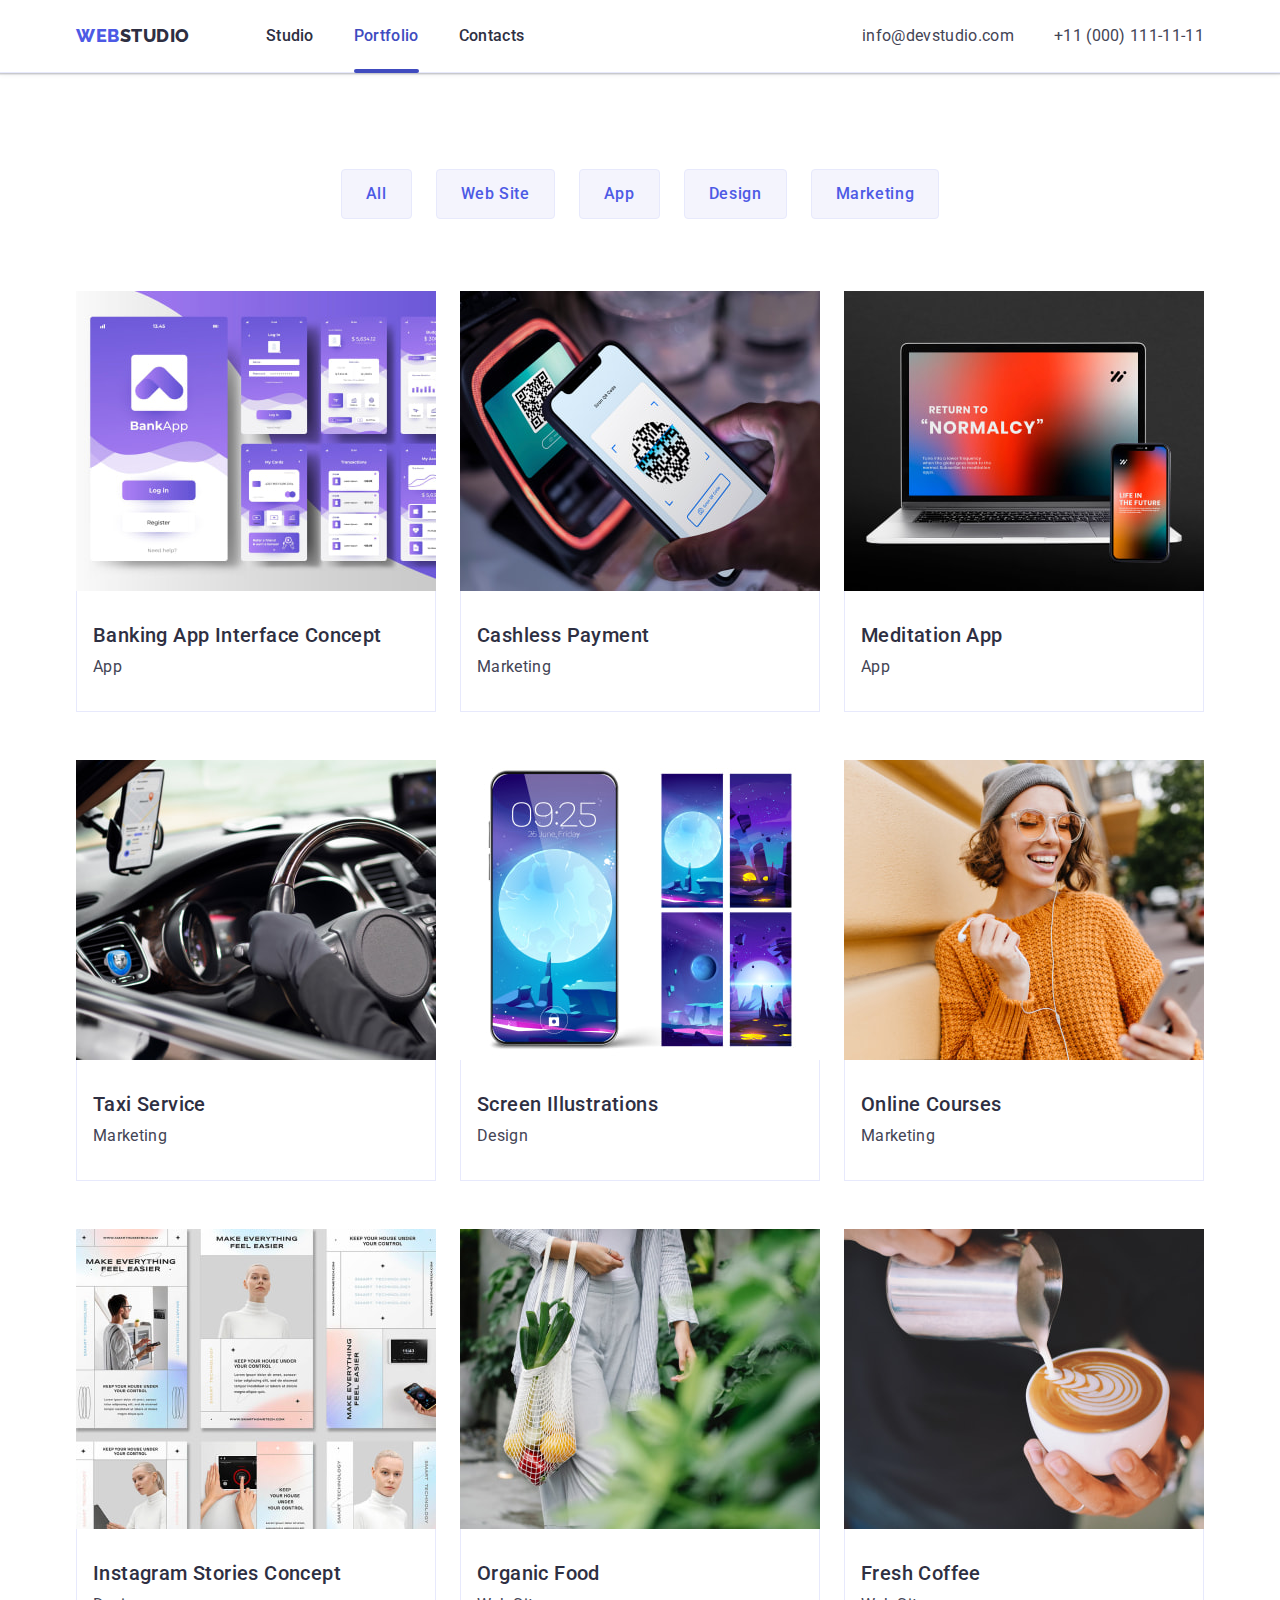
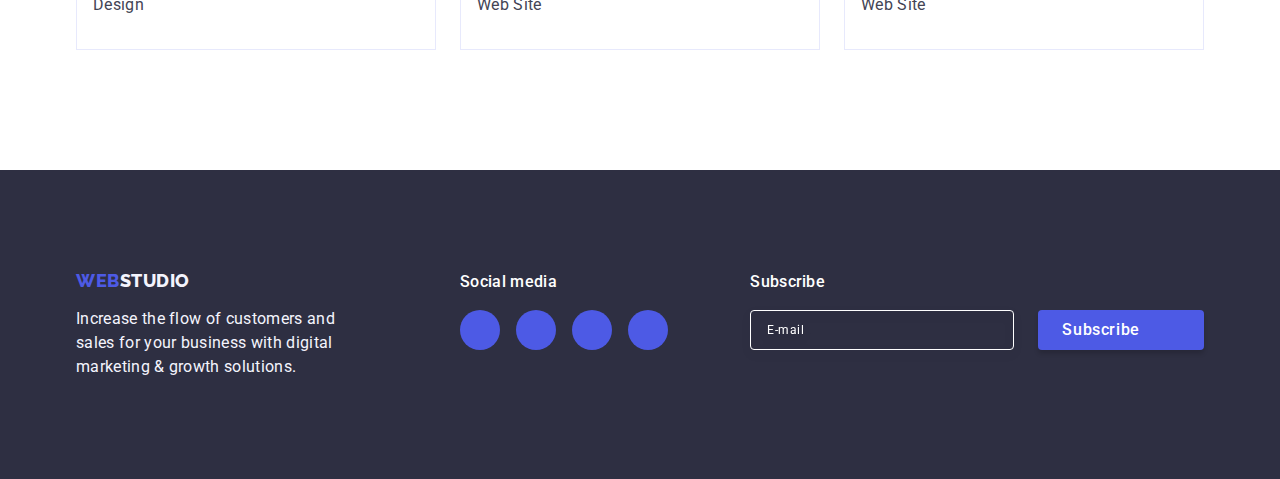
<file: portfolio.html>
<!DOCTYPE html>
<html lang="en">

<head>
   <meta charset="UTF-8">
   <meta http-equiv="X-UA-Compatible" content="IE=edge">
   <meta name="viewport" content="width=device-width, initial-scale=1.0">
   <title>Portfolio</title>
   <link rel="preconnect" href="https://fonts.googleapis.com">
   <link rel="preconnect" href="https://fonts.gstatic.com" crossorigin>
   <link
      href="https://fonts.googleapis.com/css2?family=Raleway:wght@800&family=Roboto:wght@400;500;700;900&display=swap"
      rel="stylesheet">
   <link rel="stylesheet" href="https://cdn.jsdelivr.net/npm/modern-normalize@1.1.0/modern-normalize.min.css">
   <link rel="stylesheet" href="./css/styles.css">
</head>

<body>
   <header class="page-header">
      <div class="header-container container">
         <nav class="navigation">
            <a class="logo header-logo link" href="./index.html">Web<span class="logo-part-header">Studio</span></a>
            <ul class="nav-list list">
               <li><a class="nav-link link" href="./index.html">Studio</a></li>
               <li><a class="nav-link link current" href="./portfolio.html">Portfolio</a></li>
               <li><a class="nav-link link" href="">Contacts</a></li>
            </ul>
         </nav>
         <address class="mail-tel">
            <ul class="contacts list">
               <li><a class="mail-tel-link link" href="mailto:info@devstudio.com">info@devstudio.com</a></li>
               <li><a class="mail-tel-link link" href="tel:+110001111111">+11 (000) 111-11-11</a></li>
            </ul>
         </address>
      </div>

   </header>
   <main>
      <section class="projects section">
         <div class="projects-container container">
            <h1 class="visually-hidden">Portfolio</h1>
            <!-- Filter -->
            <ul class="filter-list list">
               <li><button type="button" class="filter-btn">All</button></li>
               <li><button type="button" class="filter-btn">Web Site</button></li>
               <li><button type="button" class="filter-btn">App</button></li>
               <li><button type="button" class="filter-btn">Design</button></li>
               <li><button type="button" class="filter-btn">Marketing</button></li>
            </ul>
            <!-- Projects -->
            <ul class="project-list list">
               <li class="project-item">
                  <a class="project-link link" href="">
                     <div class="project-thumb">
                        <img src="./images/projects/img-1.jpg" alt="Banking App Interface Concept" width="360"
                           height="300" class="project-foto">
                        <p class="project-thumb-text">14 Stylish and User-Friendly App Design Concepts · Task Manager
                           App ·
                           Calorie Tracker App · Exotic Fruit Ecommerce App ·
                           Cloud Storage App</p>
                     </div>
                     <div class="project-container">
                        <h2 class="project-title title">Banking App Interface Concept</h2>
                        <p class="project-descr">App</p>
                     </div>
                  </a>
               </li>
               <li class="project-item">
                  <a class="project-link link" href="">
                     <div class="project-thumb">
                        <img src="./images/projects/img-2.jpg" alt="Cashless Payment" width="360" height="300"
                           class="project-foto">
                        <p class="project-thumb-text">14 Stylish and User-Friendly App Design Concepts · Task Manager
                           App ·
                           Calorie Tracker App ·
                           Exotic Fruit Ecommerce App ·
                           Cloud Storage App</p>
                     </div>
                     <div class="project-container">
                        <h2 class="project-title title">Cashless Payment</h2>
                        <p class="project-descr">Marketing</p>
                     </div>
                  </a>
               </li>
               <li class="project-item">
                  <a class="project-link link" href="">
                     <div class="project-thumb">
                        <img src="./images/projects/img-3.jpg" alt="Meditation App" width="360" height="300"
                           class="project-foto">
                        <p class="project-thumb-text">14 Stylish and User-Friendly App Design Concepts · Task Manager
                           App ·
                           Calorie Tracker App ·
                           Exotic Fruit Ecommerce App ·
                           Cloud Storage App</p>
                     </div>
                     <div class="project-container">
                        <h2 class="project-title title">Meditation App</h2>
                        <p class="project-descr">App</p>
                     </div>
                  </a>
               </li>
               <li class="project-item">
                  <a class="project-link link" href="">
                     <div class="project-thumb">
                        <img src="./images/projects/img-4.jpg" alt="Taxi Service" width="360" height="300"
                           class="project-foto">
                        <p class="project-thumb-text">14 Stylish and User-Friendly App Design Concepts · Task Manager
                           App ·
                           Calorie Tracker App ·
                           Exotic Fruit Ecommerce App ·
                           Cloud Storage App</p>
                     </div>
                     <div class="project-container">
                        <h2 class="project-title title">Taxi Service</h2>
                        <p class="project-descr">Marketing</p>
                     </div>
                  </a>
               </li>
               <li class="project-item">
                  <a class="project-link link" href="">
                     <div class="project-thumb">
                        <img src="./images/projects/img-5.jpg" alt="Screen Illustrations" width="360" height="300"
                           class="project-foto">
                        <p class="project-thumb-text">14 Stylish and User-Friendly App Design Concepts · Task Manager
                           App ·
                           Calorie Tracker App · Exotic Fruit Ecommerce App ·
                           Cloud Storage App</p>
                     </div>
                     <div class="project-container">
                        <h2 class="project-title title">Screen Illustrations</h2>
                        <p class="project-descr">Design</p>
                     </div>
                  </a>
               </li>
               <li class="project-item">
                  <a class="project-link link" href="">
                     <div class="project-thumb">
                        <img src="./images/projects/img-6.jpg" alt="Online Courses" width="360" height="300"
                           class="project-foto">
                        <p class="project-thumb-text">14 Stylish and User-Friendly App Design Concepts · Task Manager
                           App ·
                           Calorie Tracker App · Exotic Fruit Ecommerce App ·
                           Cloud Storage App</p>
                     </div>
                     <div class="project-container">
                        <h2 class="project-title title">Online Courses</h2>
                        <p class="project-descr">Marketing</p>
                     </div>
                  </a>
               </li>
               <li class="project-item">
                  <a class="project-link link" href="">
                     <div class="project-thumb">
                        <img src="./images/projects/img-7.jpg" alt="Instagram Stories Concept" width="360" height="300"
                           class="project-foto">
                        <p class="project-thumb-text">14 Stylish and User-Friendly App Design Concepts · Task Manager
                           App ·
                           Calorie Tracker App · Exotic Fruit Ecommerce App ·
                           Cloud Storage App</p>
                     </div>
                     <div class="project-container">
                        <h2 class="project-title title">Instagram Stories Concept</h2>
                        <p class="project-descr">Design</p>
                     </div>
                  </a>
               </li>
               <li class="project-item">
                  <a class="project-link link" href="">
                     <div class="project-thumb">
                        <img src="./images/projects/img-8.jpg" alt="Organic Food" width="360" height="300"
                           class="project-foto">
                        <p class="project-thumb-text">14 Stylish and User-Friendly App Design Concepts · Task Manager
                           App ·
                           Calorie Tracker App · Exotic Fruit Ecommerce App ·
                           Cloud Storage App</p>
                     </div>
                     <div class="project-container">
                        <h2 class="project-title title">Organic Food</h2>
                        <p class="project-descr">Web Site</p>
                     </div>
                  </a>
               </li>
               <li class="project-item">
                  <a class="project-link link" href="">
                     <div class="project-thumb">
                        <img src="./images/projects/img-9.jpg" alt="Fresh Coffee" width="360" height="300"
                           class="project-foto">
                        <p class="project-thumb-text">14 Stylish and User-Friendly App Design Concepts · Task Manager
                           App ·
                           Calorie Tracker App · Exotic Fruit Ecommerce App ·
                           Cloud Storage App</p>
                     </div>
                     <div class="project-container">
                        <h2 class="project-title title">Fresh Coffee</h2>
                        <p class="project-descr">Web Site</p>
                     </div>
                  </a>
               </li>
            </ul>
         </div>
      </section>
   </main>
   <!-- Footer -->
   <footer class="footer-section">
      <div class="container footer-position">
         <div class="footer-thumb-logo">
            <a class="logo footer-logo link" href="./index.html">Web<span class="logo-part-footer">Studio</span></a>
            <p class="footer-text">Increase the flow of customers and sales for your business with digital marketing
               &
               growth solutions.</p>
         </div>
         <div class="footer-thumb-social">
            <p class="social-text-footer">Social media</p>
            <ul class="social-list-footer list">
               <li class="social-item-footer">
                  <a href="" target="_blank" rel="noopener noreferrer" aria-label="icon-instagram"
                     class="social-link-footer">
                     <svg class="social-icon-footer" width="24" height="24">
                        <use href="./images/icons.svg#icon-instagram">
                        </use>
                     </svg>
                  </a>
               </li>
               <li class="social-item-footer"><a href="" target="_blank" rel="noopener noreferrer"
                     aria-label="icon-twitter" class="social-link-footer">
                     <svg class="social-icon-footer" width="24" height="24">
                        <use href="./images/icons.svg#icon-twitter">
                        </use>
                     </svg>
                  </a></li>
               <li class="social-item-footer">
                  <a href="" target="_blank" rel="noopener noreferrer" aria-label="icon-facebook"
                     class="social-link-footer">
                     <svg class="social-icon-footer" width="24" height="24">
                        <use href="./images/icons.svg#icon-facebook">
                        </use>
                     </svg>
                  </a>
               </li>
               <li class="social-item-footer">
                  <a href="" target="_blank" rel="noopener noreferrer" aria-label="icon-linkedin"
                     class="social-link-footer">
                     <svg class="social-icon-footer" width="24" height="24">
                        <use href="./images/icons.svg#icon-linkedin">
                        </use>
                     </svg>
                  </a>
               </li>
            </ul>
         </div>
         <div class="footer-thumb-form">
            <form class="footer-form" name="subscribe_form" autocomplete="on">
               <label class="footer-form-label" for="footer-subscribe">Subscribe</label>
               <div class="footer-form-wrapper">
                  <input class="footer-form-input" type="email" name="footer-subscribe" id="footer-subscribe"
                     placeholder="E-mail" required>
                  <button type="submit" class="footer-form-btn">
                     Subscribe
                     <svg class="subscribe-icon-footer" width="24" height="24">
                        <use href="./images/icons.svg#icon-subscribe"></use>
                     </svg>
                  </button>
               </div>
            </form>
         </div>
      </div>

   </footer>
</body>

</html>
</file>
<file: css/styles.css>
/* Variables */

:root {
  --main-font: 'Roboto', sans-serif;
  --secondary-font: 'Raleway', sans-serif;

  --primary-brand-color: #4d5ae5;
  --pressed-state-color: #404bbf;
  --secondary-color: #2e2f42;
  --third-color: #ffffff;
  --subtitle-color: #8e8f99;
  --success-color: #31d0aa;

  --primary-text: #434455;
  --accent-color: #e7e9fc;
  --light-color: #f4f4fd;
  --modal-background: #fcfcfc;

  --bg-gradient: rgba(46, 47, 66, 0.7);
  --modal-overlay: rgba(46, 47, 66, 0.4);
  --close-btn-border: rgba(0, 0, 0, 0.1);

  --header-shadow: 0px 2px 1px rgba(46, 47, 66, 0.08),
    0px 1px 1px rgba(46, 47, 66, 0.16), 0px 1px 6px rgba(46, 47, 66, 0.08);
  --hero-btn-shadow: 0px 4px 4px rgba(0, 0, 0, 0.15);
  --team-card-shadow: 0px 1px 6px rgba(46, 47, 66, 0.08),
    0px 1px 1px rgba(46, 47, 66, 0.16), 0px 2px 1px rgba(46, 47, 66, 0.08);
  --filter-shadow: 0px 3px 1px rgba(0, 0, 0, 0.1),
    0px 2px 1px rgba(0, 0, 0, 0.08), 0px 2px 2px rgba(0, 0, 0, 0.12);
  --project-shadow: 0px 1px 6px rgba(46, 47, 66, 0.08),
    0px 1px 1px rgba(46, 47, 66, 0.16), 0px 2px 1px rgba(46, 47, 66, 0.08);
  --modal-shadow: 0px 1px 1px rgba(0, 0, 0, 0.14),
    0px 1px 3px rgba(0, 0, 0, 0.12), 0px 2px 1px rgba(0, 0, 0, 0.2);
  --footer-input-shadow: drop-shadow(0px 4px 4px rgba(0, 0, 0, 0.15));

  --transition-timings: 250ms cubic-bezier(0.4, 0, 0.2, 1);
}

/* Styles reset */

h1,
h2,
h3,
h4,
h5,
h6,
p,
ul {
  margin: 0;
  padding: 0;
}

.list {
  list-style: none;
}

.link {
  text-decoration: none;
}

/* Titles */

.visually-hidden {
  position: absolute;
  width: 1px;
  height: 1px;
  margin: -1px;
  border: 0;
  padding: 0;

  white-space: nowrap;
  clip-path: inset(100%);
  clip: rect(0 0 0 0);
  overflow: hidden;
}

.title {
  font-weight: 500;
  font-size: 20px;
  line-height: 1.2;
  letter-spacing: 0.02em;
  color: var(--secondary-color);
}

.section-title {
  margin-bottom: 72px;

  font-size: 36px;
  line-height: 1.11;
  letter-spacing: 0.02em;
  text-align: center;
  text-transform: capitalize;
  color: var(--secondary-color);
}

/* Body */

body {
  font-family: var(--main-font);
  font-weight: 400;
  font-size: 16px;
  line-height: 1.5;
  letter-spacing: 0.02em;
  color: var(--primary-text);
  background-color: var(--third-color);
}

.container {
  max-width: 1158px;
  padding-left: 15px;
  padding-right: 15px;
  margin: 0 auto;
}

.section {
  padding-top: 120px;
  padding-bottom: 120px;
}

.features-list,
.work-list,
.team-list,
.team-social-list,
.filter-list,
.customers-list {
  display: flex;
  gap: 24px;
  justify-content: center;
  align-items: center;
}

.contacts,
.nav-list {
  display: flex;
  gap: 40px;
}

.work-list-img,
.team-img,
.project-foto {
  display: block;
  max-width: 100%;
  height: auto;
}

/* Header */

.page-header {
  border-bottom: 1px solid var(--accent-color);
  box-shadow: var(--header-shadow);
}

.header-container,
.navigation {
  display: flex;
  align-items: center;
}

.logo {
  font-family: var(--secondary-font);
  font-weight: 800;
  font-size: 18px;
  line-height: 1.17;
  letter-spacing: 0.03em;
  text-transform: uppercase;
  color: var(--primary-brand-color);
}

.header-logo {
  margin-right: 76px;
}

.logo-part-header {
  color: var(--secondary-color);
}

.nav-link {
  transition: color var(--transition-timings);

  position: relative;

  display: block;
  padding: 24px 0;

  font-weight: 500;
  color: var(--secondary-color);
}

.nav-link.current::after {
  content: '';
  display: block;
  position: absolute;
  left: 0;
  bottom: -1px;

  opacity: 1;

  width: 100%;
  height: 4px;
  border-radius: 2px;
  background-color: var(--pressed-state-color);
}

.mail-tel {
  margin-left: auto;

  font-style: normal;
}

.mail-tel-link {
  transition: color var(--transition-timings);

  display: block;
  padding: 24px 0;

  color: inherit;
}

.nav-link:hover,
.nav-link:focus,
.mail-tel-link:hover,
.mail-tel-link:focus,
.nav-link.current {
  color: var(--pressed-state-color);
}

/* Hero */

.hero.section {
  padding-top: 188px;
  padding-bottom: 188px;
}

.hero {
  background-color: var(--secondary-color);

  max-width: 1440px;
  margin-left: auto;
  margin-right: auto;

  background-image: linear-gradient(var(--bg-gradient), var(--bg-gradient)),
    url('../images/hero/people-in-office.jpg');
  background-repeat: no-repeat;
  background-position: center;
  background-size: cover;
}

.hero-title {
  text-align: center;
  margin-right: auto;
  margin-left: auto;
  margin-bottom: 48px;
  max-width: 496px;

  font-size: 56px;
  line-height: 1.07;
  letter-spacing: 0.02em;
  color: var(--third-color);
}

.hero-btn,
.modal-form-btn {
  transition: background-color var(--transition-timings);

  display: block;
  min-width: 169px;
  margin-left: auto;
  margin-right: auto;
  padding: 16px 32px;
  box-shadow: var(--hero-btn-shadow);
  border-radius: 4px;
  border: none;

  font-family: inherit;
  font-weight: 500;
  font-size: 16px;
  line-height: 1.5;
  letter-spacing: 0.04em;
  cursor: pointer;
  color: var(--third-color);
  background-color: var(--primary-brand-color);
}

.hero-btn:hover,
.hero-btn:focus,
.modal-form-btn:hover,
.modal-form-btn:focus,
.footer-form-btn:hover,
.footer-form-btn:focus {
  background-color: var(--pressed-state-color);
}

/* Features */

.features-item {
  width: calc((100%-72px) / 4);
}

.features-thumb {
  display: flex;
  justify-content: center;
  align-items: center;
  min-height: 112px;
  margin-bottom: 8px;

  background: var(--light-color);
  border-radius: 4px;
}

.features-icon {
  object-fit: cover;
}

.features-title {
  margin-bottom: 8px;
}

/* Work */

.work.section {
  padding-top: 0;
}

.work-list-item {
  width: calc((100%-48px) / 3);
  border: 1px solid var(--accent-color);
}

/* Team */

.team {
  background-color: var(--light-color);
}

.team-card {
  width: calc((100%-72px) / 4);
  box-shadow: var(--team-card-shadow);
  border-radius: 0px 0px 4px 4px;
  background-color: var(--third-color);
}

.team-container {
  padding: 32px 0;
  text-align: center;
  border-radius: 0px 0px 4px 4px;
}

.team-title,
.team-descr {
  margin-bottom: 8px;
}

.social-item {
  width: 40px;
  height: 40px;
}

.social-link {
  transition: background-color var(--transition-timings);

  display: flex;
  justify-content: center;
  align-items: center;

  height: 100%;
  width: 100%;
  background-color: var(--primary-brand-color);
  color: var(--light-color);
  border-radius: 50%;
}

.social-link:hover,
.social-link:focus {
  background-color: var(--pressed-state-color);
}

.social-icon {
  transition: fill var(--transition-timings);

  fill: currentColor;
  object-fit: cover;
}

/* Customers */

.customers-title {
  line-height: 1.1;
}

.customers-item {
  width: calc((100%-24px * 5) / 6);
  height: 88px;
}

.customers-link {
  transition: border-color var(--transition-timings),
    color var(--transition-timings);

  display: flex;
  justify-content: center;
  align-items: center;

  height: 100%;
  width: 100%;

  color: var(--subtitle-color);
  border: 1px solid var(--subtitle-color);
  border-radius: 4px;
}

.customers-link:hover,
.customers-link:focus {
  color: var(--pressed-state-color);
  border-color: var(--pressed-state-color);
}

.customers-icon {
  transition: fill var(--transition-timings);

  fill: currentColor;
  object-fit: cover;
}

/* Footer */

.footer-section {
  padding-top: 100px;
  padding-bottom: 100px;

  background-color: var(--secondary-color);
  color: var(--light-color);
}

.footer-position {
  display: flex;
  align-items: baseline;
}

.footer-thumb-logo {
  margin-right: 120px;
}

.footer-thumb-social {
  margin-right: 80px;
}

.logo-part-footer {
  color: var(--light-color);
}

.footer-logo {
  display: inline-block;
  margin-bottom: 16px;
}

.footer-text {
  max-width: 264px;
}

.social-text-footer {
  margin-bottom: 16px;

  font-weight: 500;
  font-size: 16px;
  line-height: 1.5;
  letter-spacing: 0.02em;

  color: var(--third-color);
}

.social-list-footer {
  display: flex;
  gap: 16px;
}

.social-item-footer {
  width: 40px;
  height: 40px;
}

.social-link-footer {
  transition: background-color var(--transition-timings);

  display: flex;
  justify-content: center;
  align-items: center;

  height: 100%;
  width: 100%;
  background-color: var(--primary-brand-color);
  color: var(--light-color);
  border-radius: 50%;
}

.social-link-footer:hover,
.social-link-footer:focus {
  background-color: var(--success-color);
}

.social-icon-footer,
.subscribe-icon-footer {
  transition: fill var(--transition-timings);

  fill: currentColor;
  object-fit: cover;
}

.footer-thumb-form {
  margin-left: auto;
}

.footer-form {
  margin-right: 0;
}

.footer-form-label {
  display: inline-block;
  margin-bottom: 16px;

  font-weight: 500;
  font-size: 16px;
  line-height: 1.5;
  letter-spacing: 0.02em;

  color: var(--third-color);
}

.footer-form-wrapper {
  position: relative;
  display: flex;
  gap: 24px;
}

.footer-form-input {
  transition: border-color var(--transition-timings);

  width: 264px;
  height: 40px;
  color: var(--third-color);
  background-color: transparent;
  border: 1px solid var(--third-color);
  filter: var(--footer-input-shadow);
  border-radius: 4px;
  padding: 8px 16px;

  font-weight: 400;
  font-size: 12px;
  line-height: 2;
  letter-spacing: 0.04em;
  color: var(--third-color);
}

.footer-form-input::placeholder {
  position: absolute;
  top: 50%;
  left: 16px;
  transform: translateY(-50%);

  font-weight: 400;
  font-size: 12px;
  line-height: 2;
  letter-spacing: 0.04em;
  color: var(--third-color);
}

.footer-form-input:focus-visible {
  outline: transparent;
  border-color: var(--primary-brand-color);
}

.footer-form-btn {
  transition: background-color var(--transition-timings);

  display: flex;
  flex-direction: row;
  justify-content: center;
  align-items: center;
  padding: 8px 24px;
  gap: 16px;

  min-width: 165px;
  border-radius: 4px;
  border: transparent;

  font-family: inherit;
  font-weight: 500;
  font-size: 16px;
  line-height: 1.5;
  letter-spacing: 0.04em;
  cursor: pointer;
  color: var(--third-color);
  background-color: var(--primary-brand-color);
  box-shadow: var(--hero-btn-shadow);
}

/* Modal */

.backdrop {
  opacity: 1;
  transition: opacity var(--transition-timings),
    visibility var(--transition-timings);

  position: fixed;
  top: 0;
  left: 0;
  z-index: 100;
  width: 100%;
  height: 100%;
  background-color: var(--modal-overlay);
}

.backdrop.is-hidden {
  opacity: 0;
  visibility: hidden;
  pointer-events: none;
}

.backdrop.is-hidden .backdrop {
  opacity: 0;
}

.backdrop.is-hidden .modal {
  transform: translate(-50%, -50%) scale(0.85);
  opacity: 0;
}

.modal {
  transform: translate(-50%, -50%) scale(1);
  opacity: 1;
  transition: transform var(--transition-timings);

  position: absolute;
  top: 50%;
  left: 50%;
  width: 408px;
  min-height: 576px;
  background-color: var(--modal-background);
  box-shadow: var(--modal-shadow);
  border-radius: 4px;
  padding: 24px;
  padding-top: 72px;
}

.modal-close-btn {
  transition: background-color var(--transition-timings),
    border var(--transition-timings);

  position: absolute;
  top: 24px;
  right: 24px;
  display: flex;
  justify-content: center;
  align-items: center;
  width: 24px;
  height: 24px;
  border-radius: 50%;
  color: var(--secondary-color);
  background-color: var(--accent-color);
  border: 1px solid var(--close-btn-border);
  padding: 0;
  cursor: pointer;
}

.modal-close-btn:hover,
.modal-close-btn:focus {
  color: var(--third-color);
  background-color: var(--pressed-state-color);
  border: transparent;
}

.icon-close-modal {
  transition: fill var(--transition-timings);

  fill: currentColor;
}

.modal-form-group {
  margin: 0;
  padding: 0;
  border: none;
  margin-bottom: 24px;
}

.modal-form-title {
  margin-bottom: 16px;
  font-weight: 500;
  font-size: 16px;
  line-height: 1.5;
  text-align: center;
  letter-spacing: 0.02em;
  color: var(--secondary-color);
}

.modal-form-label {
  display: block;
  margin-bottom: 4px;

  font-weight: 400;
  font-size: 12px;
  line-height: 1.17;
  letter-spacing: 0.01em;
  color: var(--subtitle-color);
}

.modal-form-label-name {
  letter-spacing: 0.04em;
}

.modal-form-wrapper {
  position: relative;
  margin-bottom: 8px;
}

.modal-form-input {
  transition: border-color var(--transition-timings);
  width: 100%;
  height: 40px;
  padding-left: 38px;
  border: 1px solid var(--modal-overlay);
  border-radius: 4px;

  font-size: 14px;
  line-height: 1;
  letter-spacing: 0.04em;
  color: var(--secondary-color);
}

.modal-form-input:focus-visible {
  outline: transparent;
  border-color: var(--primary-brand-color);
}

.modal-form-icon {
  transition: fill var(--transition-timings);
  position: absolute;
  top: 50%;
  left: 16px;
  transform: translateY(-50%);
  pointer-events: none;
  fill: var(--secondary-color);
}

.modal-form-input:focus-visible+.modal-form-icon {
  fill: var(--primary-brand-color);
}

.modal-form-comment {
  transition: border-color var(--transition-timings);
  resize: none;
  width: 100%;
  height: 120px;
  padding: 8px 16px;
  margin-bottom: 16px;
  border: 1px solid var(--modal-overlay);
  border-radius: 4px;

  font-size: 12px;
  line-height: 1.17;
  letter-spacing: 0.04em;
  color: var(--secondary-color);
}

.modal-form-comment::placeholder {
  font-size: 12px;
  line-height: 1.17;
  letter-spacing: 0.04em;
  color: var(--modal-overlay);
}

.modal-form-comment:focus-visible {
  outline: none;
  border-color: var(--primary-brand-color);
}

.modal-form-agreement-label {
  position: relative;
  display: flex;
  justify-content: flex-start;
  align-items: center;
  gap: 8px;
}

.modal-form-custom-checkbox {
  transition: background-color var(--transition-timings),
    border-color var(--transition-timings),
    outline-color var(--transition-timings);

  position: absolute;
  top: 50%;
  left: 0;
  transform: translateY(-50%);
  display: block;
  width: 16px;
  height: 16px;
  border: 1px solid var(--modal-overlay);
  border-radius: 2px;
  background-color: transparent;
}

.modal-form-check-input:checked+.modal-form-custom-checkbox {
  background-color: var(--pressed-state-color);
  border-color: var(--pressed-state-color);
}

.modal-form-check-input:focus-visible+.modal-form-custom-checkbox {
  outline: 2px solid var(--primary-brand-color);
}

.modal-icon-check-mark {
  transition: opacity var(--transition-timings);

  position: absolute;
  top: 50%;
  left: 3px;
  transform: translateY(-50%);
  fill: var(--light-color);
  opacity: 0;
}

.modal-form-check-input:checked~.modal-icon-check-mark {
  opacity: 1;
}

.modal-form-agreement-text {
  user-select: none;
  padding-left: 24px;

  font-weight: 400;
  font-size: 12px;
  line-height: 1.17;
  letter-spacing: 0.04em;
  color: var(--subtitle-color);
}

.modal-form-agreement-link {
  transition: color var(--transition-timings),
    outline-color var(--transition-timings);

  color: var(--primary-brand-color);
}

.modal-form-agreement-link:focus-visible {
  outline-color: var(--primary-brand-color);
}

.modal-form-agreement-link:focus,
.modal-form-agreement-link:hover,
.modal-form-agreement-link:active,
.modal-form-agreement-link:visited {
  color: var(--pressed-state-color);
}

/* --------------------------------
   Portfolio
   -------------------------------- */

.projects.section {
  padding-top: 96px;
}

/* Filter */

.filter-btn {
  transition: color var(--transition-timings),
    background-color var(--transition-timings),
    border-color var(--transition-timings), box-shadow var(--transition-timings);

  padding: 12px 24px;

  font-family: inherit;
  font-weight: 500;
  font-size: 16px;
  line-height: 1.5;
  letter-spacing: 0.04em;
  cursor: pointer;
  color: var(--primary-brand-color);
  background: var(--light-color);
  border: 1px solid var(--accent-color);
  border-radius: 4px;
}

.filter-btn:hover,
.filter-btn:focus {
  color: var(--third-color);
  background-color: var(--pressed-state-color);
  border: 1px solid transparent;
  box-shadow: var(--filter-shadow);
}

.filter-list {
  margin-bottom: 72px;
  justify-content: center;
}

/* Projects */

.project-list {
  display: flex;
  flex-wrap: wrap;
  column-gap: 24px;
  row-gap: 48px;
}

.project-item {
  max-width: calc((100%-48px) / 3);
}

.project-link {
  transition: box-shadow var(--transition-timings);

  display: block;
}

.project-link:hover,
.project-link:focus {
  box-shadow: var(--project-shadow);
}

.project-link:hover .project-thumb-text,
.project-link:focus .project-thumb-text {
  transform: translateY(0);
}

.project-thumb {
  position: relative;
  overflow: hidden;
}

.project-thumb-text {
  transform: translateY(100%);
  transition: transform var(--transition-timings);

  position: absolute;
  top: 0;

  width: 100%;
  height: 100%;
  padding: 40px 32px;

  background-color: var(--primary-brand-color);
  color: var(--light-color);

  font-size: 16px;
  line-height: 1.5;
  letter-spacing: 0.02em;
}

.project-container {
  padding: 32px 16px;
  border: 1px solid var(--accent-color);
  border-top: none;
}

.project-title {
  margin-bottom: 8px;
}

.project-descr {
  font-size: 16px;
  line-height: 1.5;
  letter-spacing: 0.02em;
  color: var(--primary-text);
}
</file>
